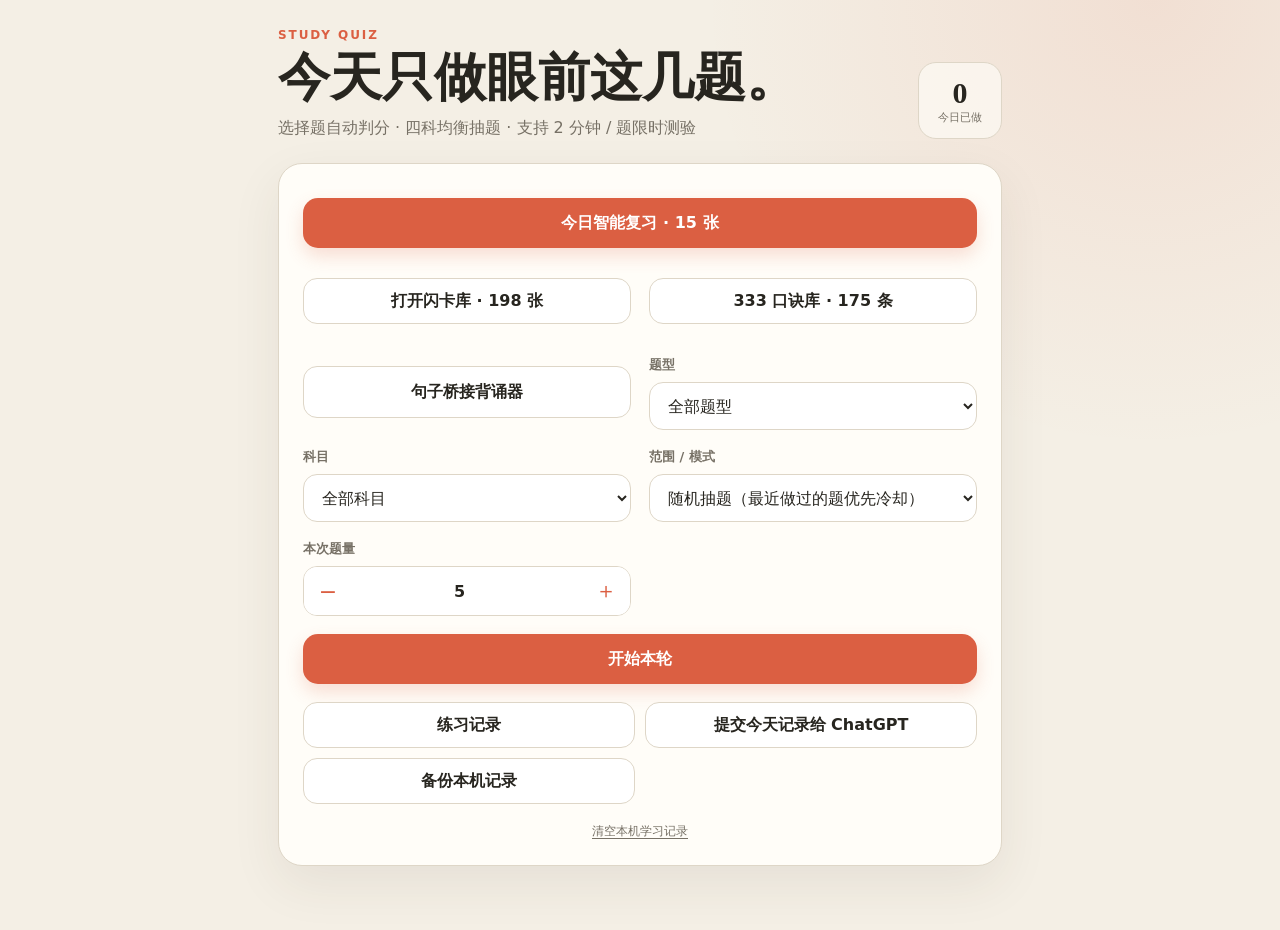
<file: index.html>
<!doctype html>
<html lang="zh-CN">
<head>
  <meta charset="utf-8">
  <meta name="viewport" content="width=device-width, initial-scale=1, viewport-fit=cover">
  <meta name="theme-color" content="#f6f2e9">
  <title>学习测验</title>
  <link rel="stylesheet" href="styles.css">
  <style>
    .timed-hint{margin:-2px 0 14px;padding:10px 12px;border:1px solid var(--line,#ddd6c8);border-radius:12px;background:var(--surface-soft,#faf7f0);font-size:.84rem;line-height:1.55;color:var(--muted,#6f675d)}
    .timer-box{display:inline-flex;align-items:center;gap:5px;white-space:nowrap;padding:6px 9px;border:1px solid var(--line,#ddd6c8);border-radius:999px;background:var(--surface,#fff);font-size:.78rem;font-variant-numeric:tabular-nums}
    .timer-box strong{font-size:.94rem}
    .timer-box.warning{font-weight:700}
    .timer-box.critical{outline:2px solid currentColor;outline-offset:2px}
    .daily-review-button{margin-bottom:12px}
    @media(max-width:640px){.quiz-topline{flex-wrap:wrap}.progress-track{min-width:110px;flex:1}.timer-box{margin-left:auto}}
  </style>
</head>
<body>
  <main class="shell">
    <header class="hero">
      <div>
        <p class="eyebrow">STUDY QUIZ</p>
        <h1>今天只做眼前这几题。</h1>
        <p class="subtitle">选择题自动判分 · 四科均衡抽题 · 支持 2 分钟 / 题限时测验</p>
      </div>
      <div class="streak" aria-label="今日完成数">
        <strong id="todayCount">0</strong>
        <span>今日已做</span>
      </div>
    </header>

    <section id="setup" class="panel setup-panel">
      <button id="dailyReview" class="primary wide daily-review-button" type="button">今日综合复习 · 15 张</button>
      <button class="secondary wide daily-review-button" type="button" onclick="location.href='bridge-cursor.html'">句子桥接背诵器</button>
      <div class="field">
        <label for="questionType">题型</label>
        <select id="questionType">
          <option value="all">全部题型</option>
          <option value="choice">选择题</option>
          <option value="subjective">简答 / 论述题</option>
        </select>
      </div>
      <div class="field">
        <label for="subject">科目</label>
        <select id="subject">
          <option value="all">全部科目</option>
        </select>
      </div>
      <div class="field">
        <label for="mode">范围 / 模式</label>
        <select id="mode">
          <option value="random">随机抽题（最近做过的题优先冷却）</option>
          <option value="timed">限时测验（2 分钟 / 题）</option>
          <option value="sequential">顺序练习</option>
          <option value="review">只练错题 / 模糊 / 不会</option>
          <option value="favorites">只练收藏题</option>
        </select>
      </div>
      <div class="field">
        <label for="count">本次题量</label>
        <div class="stepper">
          <button id="decrease" type="button" aria-label="减少题量">−</button>
          <input id="count" type="number" min="1" max="30" value="5" inputmode="numeric">
          <button id="increase" type="button" aria-label="增加题量">＋</button>
        </div>
      </div>
      <div id="timedHint" class="timed-hint hidden" aria-live="polite"></div>
      <button id="start" class="primary" type="button">开始本轮</button>
      <div class="setup-actions">
        <button id="submitToday" class="secondary" type="button">提交今天记录给 ChatGPT</button>
        <button id="exportProgress" class="secondary" type="button">备份本机记录</button>
      </div>
      <button id="resetProgress" class="text-button" type="button">清空本机学习记录</button>
    </section>

    <section id="quiz" class="quiz hidden" aria-live="polite">
      <div class="quiz-topline">
        <button id="quit" class="back-button" type="button">退出</button>
        <div class="progress-track"><span id="progressBar"></span></div>
        <span id="timerBox" class="timer-box hidden" aria-label="限时测验剩余时间">剩余 <strong id="timerText">00:00</strong></span>
        <span id="progressText">1 / 5</span>
      </div>

      <article class="question-card">
        <div class="question-meta">
          <div>
            <span id="questionTypeBadge"></span>
            <span id="questionSubject"></span>
            <span id="questionNumber"></span>
          </div>
          <button id="favorite" class="favorite-button" type="button" aria-pressed="false">☆ 收藏</button>
        </div>
        <h2 id="questionTitle"></h2>
        <div id="questionPrompt" class="prompt"></div>

        <section id="choiceInput" class="hidden">
          <div id="choiceOptions" class="choice-options"></div>
          <button id="submitChoice" class="primary" type="button" disabled>提交选择</button>
        </section>

        <section id="subjectiveInput">
          <label class="answer-label" for="userAnswer">先写关键词骨架（可选）</label>
          <textarea id="userAnswer" rows="6" placeholder="不求完整，先写能得分的关键词……"></textarea>
          <button id="reveal" class="primary" type="button">提交并查看答案</button>
        </section>

        <label class="answer-label note-label" for="questionNote">这道题的笔记</label>
        <textarea id="questionNote" class="note-box" rows="3" placeholder="例如：漏了原因②；这个选项总和某概念混淆……"></textarea>
        <p class="save-hint">笔记和收藏会自动保存在本机；提交报告时会一起带给 ChatGPT。</p>

        <section id="answerArea" class="answer-area hidden">
          <div class="answer-heading">
            <h3 id="answerHeading">参考答案</h3>
            <button id="toggleMine" class="text-button" type="button">对照我的答案</button>
          </div>
          <div id="mine" class="mine hidden"></div>
          <div id="choiceResult" class="choice-result hidden"></div>
          <div id="referenceAnswer" class="reference-answer"></div>
          <p class="rating-title">这道题现在属于：</p>
          <div class="ratings">
            <button data-rating="known" class="known" type="button">会</button>
            <button data-rating="unsure" class="unsure" type="button">模糊 / 蒙对</button>
            <button data-rating="unknown" class="unknown" type="button">不会</button>
          </div>
        </section>
      </article>
    </section>

    <section id="finish" class="panel finish hidden">
      <p class="eyebrow">ROUND COMPLETE</p>
      <h2>这一轮完成了。</h2>
      <div id="summary" class="summary"></div>
      <button id="submitRound" class="primary" type="button">提交本轮给 ChatGPT</button>
      <p id="reportStatus" class="report-status"></p>
      <button id="again" class="secondary wide" type="button">再来一轮</button>
    </section>
  </main>
  <script src="app.js"></script>
  <script src="flashcards.js"></script>
  <script src="daily-paper.js"></script>
  <script src="daily-paper-hotfix.js?v=20260914j"></script>
  <script src="exam-ui.js"></script>
  <script src="practice-history.js"></script>
  <script src="round-review-hotfix.js"></script>
</body>
</html>
</file>
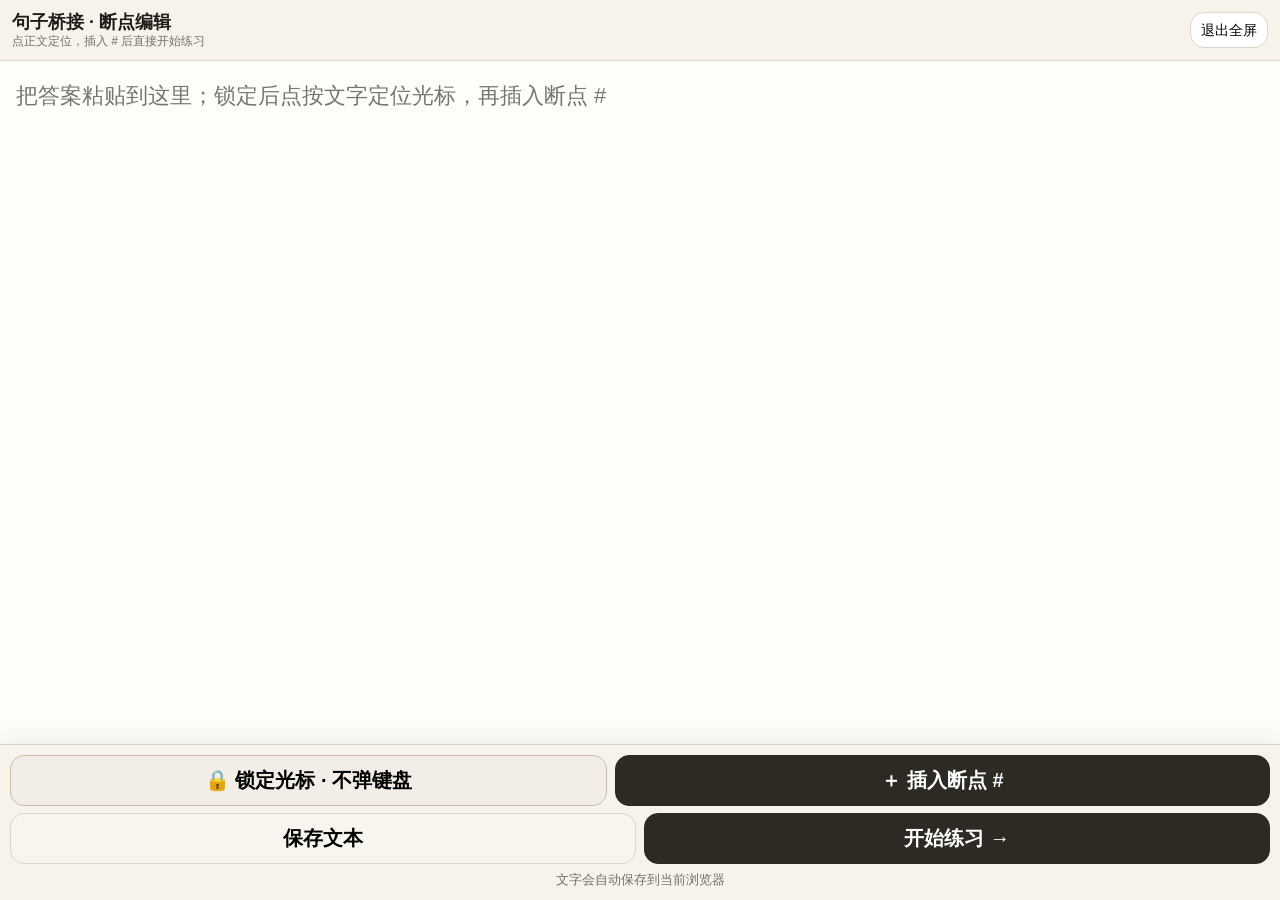
<file: bridge-cursor.html>
<!doctype html>
<html lang="zh-CN">
<head>
<meta charset="utf-8">
<meta name="viewport" content="width=device-width,initial-scale=1,viewport-fit=cover">
<meta name="theme-color" content="#f6f2e9">
<title>句子桥接背诵器 · 锁定断点版</title>
<style>
:root{--bg:#f6f2e9;--card:#fffdf8;--text:#1f1d19;--muted:#756f66;--line:#ddd6c8;--soft:#f2ece1;--accent:#2d2923}
*{box-sizing:border-box}
body{margin:0;background:var(--bg);color:var(--text);font-family:-apple-system,BlinkMacSystemFont,"Segoe UI","PingFang SC","Microsoft YaHei",sans-serif;font-size:21px;line-height:1.7}
main{max-width:1400px;margin:auto;padding:10px}
h1{font-size:30px;line-height:1.25;margin:8px 0 10px}
h2{font-size:25px;margin:0 0 12px}
p{margin:8px 0}
.card{background:var(--card);border:1px solid var(--line);border-radius:18px;padding:16px;margin:14px 0;box-shadow:0 2px 10px rgba(0,0,0,.03)}
textarea{width:100%;min-height:72vh;border:1px solid var(--line);border-radius:14px;background:#fff;padding:13px;font:inherit;line-height:1.65;resize:vertical}
button,select{font:inherit}
button{border:1px solid var(--line);border-radius:14px;background:#fff;padding:12px 14px;cursor:pointer}
button.primary{background:var(--accent);border-color:var(--accent);color:#fff}
button.weak{background:#fff6f1}
button:disabled{opacity:.45}
.row{display:flex;gap:8px;flex-wrap:wrap;margin-top:10px}
.row button{flex:1;min-width:145px}
.muted{color:var(--muted);font-size:17px}
.example{background:var(--soft);border-radius:12px;padding:12px;font-size:19px;word-break:break-word}
.hidden{display:none!important}
.prompt{font-size:27px;line-height:1.7;white-space:pre-wrap;padding:4px 0 10px}
.answer{font-size:27px;line-height:1.7;white-space:pre-wrap;border:2px dashed var(--line);border-radius:15px;padding:15px;min-height:110px;background:#fff}
.hint{font-size:24px;padding:12px;border-radius:12px;background:var(--soft);margin:10px 0}
.stats{font-size:17px;color:var(--muted);margin-bottom:8px}
.hash{font-weight:800}
.source-card{position:relative}
body.source-focus{overflow:hidden}
body.source-focus main{max-width:none;padding:0;margin:0}
body.source-focus main>h1,body.source-focus main>p,body.source-focus main>section:not(.source-card){display:none!important}
body.source-focus .source-card{position:fixed;inset:0;z-index:9999;margin:0;border:0;border-radius:0;padding:0;background:var(--card);box-shadow:none}
body.source-focus .source-card>h2,body.source-focus .source-card>.example,body.source-focus .source-card>p,body.source-focus .source-card>.row:not(.insert-row){display:none!important}
body.source-focus #source{position:absolute;inset:0 0 76px 0;width:100%;height:auto;min-height:0;border:0;border-radius:0;padding:18px 16px 28px;font-size:22px;line-height:1.75;resize:none;outline:none;background:#fffdf8}
body.source-focus .insert-row{position:absolute;left:10px;right:10px;bottom:calc(10px + env(safe-area-inset-bottom));z-index:10000;margin:0}
body.source-focus .insert-row button{width:100%;min-height:56px;box-shadow:0 3px 14px rgba(0,0,0,.12)}
select{max-width:100%;padding:8px;border-radius:10px;border:1px solid var(--line);background:#fff}
@media(max-width:600px){
  body{font-size:21px} main{padding:8px} h1{font-size:29px} h2{font-size:25px}
  textarea{min-height:76vh;padding:15px}
  .prompt,.answer{font-size:26px}.row button{min-width:0;width:100%;flex-basis:100%}
}

/* 断点编辑：锁定光标时不调用软键盘，练习入口始终可见 */
.editor-topbar{display:none}
.editor-toolbar{margin-top:10px;display:grid;gap:8px}
.editor-tools-row{display:flex;gap:8px}
.editor-tools-row button{flex:1;min-width:0;padding:11px 8px;line-height:1.35;font-size:clamp(16px,4.3vw,20px);font-weight:600}
.editor-tools-row .break-button{flex:1.1}
#lockToggle{background:#f2eee7;border-color:#c8bca9}
#lockToggle.is-locked{background:#e1ebe3;border-color:#91ae98;color:#28543a}
.editor-action-row button:first-child{background:#f8f5ee}
.editor-note{font-size:15px;line-height:1.35;text-align:center;color:var(--muted);min-height:20px}
/* 锁定层与编辑框相互切换：不使用 readonly 的系统光标，它在部分安卓浏览器中不可见。 */
#lockedView{
  width:100%;height:72vh;overflow:auto;position:relative;border:1px solid var(--line);
  border-radius:14px;background:#fff;padding:13px;font:inherit;line-height:1.65;
  overscroll-behavior:contain;-webkit-overflow-scrolling:touch;touch-action:pan-y;
  cursor:text
}
#lockedTextWrap{position:relative;min-height:1.65em}
#lockedText{
  white-space:pre-wrap;overflow-wrap:break-word;word-break:break-word;
  -webkit-user-select:none;user-select:none
}
#lockedCaret{
  position:absolute;top:0;left:0;width:2.5px;height:1.65em;min-height:28px;
  border-radius:3px;background:#1d8761;pointer-events:none;
  box-shadow:0 0 0 1px rgba(29,135,97,.06);
  animation:locked-caret-blink 1.1s steps(1,end) infinite
}
@keyframes locked-caret-blink{50%{opacity:0}}
@media(prefers-reduced-motion:reduce){#lockedCaret{animation:none}}
body.source-focus .source-card .editor-topbar{
  display:flex;position:absolute;inset:0 0 auto;height:calc(61px + env(safe-area-inset-top));
  padding:calc(8px + env(safe-area-inset-top)) 12px 8px;
  align-items:center;justify-content:space-between;gap:8px;background:#f7f3eb;
  border-bottom:1px solid var(--line);z-index:10001
}
.editor-brand{display:grid;gap:0;min-width:0}
.editor-brand strong{font-size:18px;line-height:1.3;white-space:nowrap}
.editor-brand span{font-size:12px;color:var(--muted);line-height:1.3;white-space:nowrap;overflow:hidden;text-overflow:ellipsis}
.editor-exit{font-size:14px;line-height:1.2;white-space:nowrap;padding:9px 10px}
body.source-focus #source,
body.source-focus #lockedView{
  position:absolute;
  inset:calc(61px + env(safe-area-inset-top)) 0 var(--editor-toolbar-height, calc(154px + env(safe-area-inset-bottom))) 0;
  width:100%;height:auto;min-height:0;max-height:none;border:0;border-radius:0;
  padding:16px 16px 28px;font-size:22px;line-height:1.75;outline:none;
  -webkit-overflow-scrolling:touch
}
body.source-focus #source{resize:none}
body.source-focus .source-card .editor-toolbar{
  position:absolute;left:0;right:0;bottom:0;z-index:10002;margin:0;
  padding:10px 10px calc(9px + env(safe-area-inset-bottom));
  background:#f7f3eb;border-top:1px solid var(--line);box-shadow:0 -5px 22px rgba(0,0,0,.07);
  gap:7px
}
body.source-focus .editor-tools-row button{min-height:47px}
body.source-focus .editor-note{font-size:13px}
@media(min-width:700px){
 body.source-focus .source-card .editor-toolbar{max-width:none}
 body.source-focus .editor-tools-row button{font-size:20px}
}
</style>
</head>
<body>
<main>
  <h1>句子桥接背诵器 · 光标断点版</h1>
  <p class="muted">专门训练“这一块结束以后，下一块是什么”。这是光标断点版：点正文位置，再一键插入 <span class="hash">#</span>。</p>

  <section class="card source-card">
    <h2>1. 用 # 标出真正会卡的位置</h2>
    <div class="example">浩然之气是指一种信念指导的情感和意志相混合的一种心理状态或精神境界#这是一股凛然正气#是对自己行为正义性的自觉</div>
    <p class="muted"># 可以放在句号后、逗号后，甚至一句话中间。不要每句话都切，只切你想练的接口。</p>
    <div class="editor-topbar">
      <div class="editor-brand">
        <strong>句子桥接 · 断点编辑</strong>
        <span>点正文定位，插入 # 后直接开始练习</span>
      </div>
      <button type="button" class="editor-exit" onclick="setSourceFocus(false)">退出全屏</button>
    </div>
    <textarea id="source" placeholder="把答案粘贴到这里；锁定后点按文字定位光标，再插入断点 #"></textarea>
    <div id="lockedView" class="hidden" role="textbox" aria-label="锁定的背诵原文，点按文字定位断点" aria-readonly="true" tabindex="0">
      <div id="lockedTextWrap"><span id="lockedText"></span><span id="lockedCaret" aria-hidden="true"></span></div>
    </div>
    <div class="editor-toolbar" aria-label="断点编辑工具栏">
      <div class="editor-tools-row">
        <button id="lockToggle" type="button" aria-pressed="false" onclick="toggleLockMode()">🔒 锁定光标 · 不弹键盘</button>
        <button class="primary break-button" type="button" onclick="insertBreakAtCursor()">＋ 插入断点 #</button>
      </div>
      <div class="editor-tools-row editor-action-row">
        <button type="button" onclick="saveText()">保存文本</button>
        <button type="button" class="primary" onclick="startOrdered()">开始练习 →</button>
      </div>
      <div class="editor-note" id="editorStatus" role="status" aria-live="polite">文字会自动保存到当前浏览器</div>
    </div>
    <p class="muted">手机上不用找 # 键：先把光标点到要断开的地方，再点上面的按钮；插入后光标会留在 # 后面，可以继续找下一个断点。</p>
    <div class="row">
      <button class="primary" onclick="startOrdered()">顺序开始</button>
      <button onclick="startRandom()">随机开始</button>
      <button onclick="startWeakOnly()">只练卡点</button>
    </div>
    <div class="row">
      <button onclick="setSourceFocus(true)">进入全屏编辑</button>
      <button onclick="loadText()">载入上次文本</button>
      <button onclick="clearWeak()">清空卡点记录</button>
    </div>
  </section>

  <section class="card">
    <h2>2. 提示设置</h2>
    <label>上一块显示：
      <select id="promptMode">
        <option value="full">完整上一块</option>
        <option value="tail">只显示末尾 12 个字</option>
      </select>
    </label>
    <br>
    <label>最小提示长度：
      <select id="hintLen">
        <option value="2">2 个字</option>
        <option value="4" selected>4 个字</option>
        <option value="6">6 个字</option>
        <option value="8">8 个字</option>
      </select>
    </label>
  </section>

  <section id="trainer" class="card hidden">
    <h2>3. 接口训练</h2>
    <div id="stats" class="stats"></div>
    <div id="prompt" class="prompt"></div>
    <div id="miniHint" class="hint hidden"></div>
    <div id="answer" class="answer">先在脑中提取。真的卡住也没关系。</div>

    <div id="beforeReveal" class="row">
      <button onclick="showHint()">给我最小提示</button>
      <button class="primary" onclick="revealAnswer(false)">揭晓核对</button>
      <button class="weak" onclick="revealAnswer(true)">卡住了</button>
    </div>

    <div id="afterReveal" class="row hidden">
      <button class="weak" onclick="retrySame()">卡住了，再练一次</button>
      <button class="primary" onclick="gotItNext()">接上了，下一个</button>
    </div>

    <p id="weakInfo" class="muted"></p>
  </section>
</main>

<script>
let blocks=[];
let pairs=[];
let queue=[];
let pos=0;
let currentMarkedWeak=false;
const KEY_TEXT="bridge_text_v3";
const KEY_WEAK="bridge_weak_v3";
let weakScores=readJSON(KEY_WEAK,{});
let lastCursorPos=0;
let lockMode=false;

// 只在文字编辑状态读取原生 textarea 光标。
// 锁定时的点击位置由浏览器排版引擎换算，不会唤起软键盘。
function setLockMode(locked){
  const box=el("source");
  const view=el("lockedView");
  const next=Boolean(locked);
  if(next===lockMode && !next)return;
  if(!lockMode)rememberCursor();
  const scrollTop=lockMode?view.scrollTop:box.scrollTop;
  const scrollLeft=lockMode?view.scrollLeft:box.scrollLeft;
  lockMode=next;
  if(next){
    box.blur(); // 保证先收起已经打开的软键盘
    drawLockedText();
    box.classList.add("hidden");
    view.classList.remove("hidden");
  }else{
    view.classList.add("hidden");
    box.classList.remove("hidden");
    try{box.setSelectionRange(lastCursorPos,lastCursorPos)}catch(e){}
  }
  const button=el("lockToggle");
  button.classList.toggle("is-locked",lockMode);
  button.setAttribute("aria-pressed",String(lockMode));
  button.textContent=lockMode?"🔓 解锁 · 恢复输入":"🔒 锁定 · 不弹键盘";
  el("editorStatus").textContent=lockMode
    ?"已锁定：点按文字显示绿色光标，不弹键盘"
    :"编辑模式：可粘贴或修改文字，自动保存";
  requestAnimationFrame(()=>{
    const active=lockMode?view:box;
    active.scrollTop=scrollTop;
    active.scrollLeft=scrollLeft;
    if(lockMode)drawLockedCaret();
  });
}
function toggleLockMode(){setLockMode(!lockMode)}
function showEditorStatus(text){el("editorStatus").textContent=text}

// 锁定视图只展示原文，不允许编辑，不会触发 Android 输入法。
function drawLockedText(){
  const text=el("lockedText");
  text.textContent=el("source").value || "\u200b";
  drawLockedCaret();
}
function drawLockedCaret(){
  if(!lockMode)return;
  const text=el("lockedText");
  const node=text.firstChild;
  const caret=el("lockedCaret");
  const wrap=el("lockedTextWrap");
  if(!node)return;
  const index=Math.max(0,Math.min(lastCursorPos,el("source").value.length));
  const range=document.createRange();
  range.setStart(node,index);
  range.collapse(true);
  const rect=range.getClientRects()[0]||range.getBoundingClientRect();
  const origin=wrap.getBoundingClientRect();
  // Range 可能在空白文本处返回零尺寸，起始位置仍保持可见。
  let left=rect.left-origin.left;
  let top=rect.top-origin.top;
  if(!Number.isFinite(left)||!Number.isFinite(top)){left=0;top=0}
  caret.style.left=Math.max(0,left)+"px";
  caret.style.top=Math.max(0,top)+"px";
  caret.style.height=(rect.height>8?rect.height:parseFloat(getComputedStyle(wrap).lineHeight)||36)+"px";
}
function selectLockedPosition(event){
  if(!lockMode)return;
  const text=el("lockedText");
  const node=text.firstChild;
  if(!node)return;
  let offset=null;
  // 两个标准接口分别覆盖现代 Chrome 和较旧安卓 WebView。
  if(document.caretPositionFromPoint){
    const p=document.caretPositionFromPoint(event.clientX,event.clientY);
    if(p && p.offsetNode===node)offset=p.offset;
  }
  if(offset===null && document.caretRangeFromPoint){
    const r=document.caretRangeFromPoint(event.clientX,event.clientY);
    if(r && r.startContainer===node)offset=r.startOffset;
  }
  if(offset===null){
    // 触到段落底部空白区域时，定位到最后一个字符之后。
    const bounds=text.getBoundingClientRect();
    offset=event.clientY<bounds.top?0:el("source").value.length;
  }
  lastCursorPos=Math.max(0,Math.min(offset,el("source").value.length));
  drawLockedCaret();
}


function el(id){return document.getElementById(id)}
function readJSON(k,fallback){try{return JSON.parse(localStorage.getItem(k)||"")||fallback}catch(e){return fallback}}
function saveWeak(){localStorage.setItem(KEY_WEAK,JSON.stringify(weakScores))}
function normalize(s){return s.replace(/\r/g,"").replace(/[ \t]+/g," ").replace(/\n{3,}/g,"\n\n").trim()}
function keyOf(p){return p.prev.slice(-40)+"|||"+p.next.slice(0,40)}

function setSourceFocus(on=true){
  document.body.classList.toggle("source-focus",on);
}
function rememberCursor(){
  if(lockMode)return;
  const box=el("source");
  if(typeof box.selectionStart==="number") lastCursorPos=box.selectionStart;
}

function insertBreakAtCursor(){
  const box=el("source");
  let pos=(typeof lastCursorPos==="number")?lastCursorPos:box.value.length;
  pos=Math.max(0,Math.min(pos,box.value.length));

  // 记录当前页面和文本框内部的滚动位置，避免手机端插入后跳到底部。
  const pageX=window.scrollX;
  const pageY=window.scrollY;
  const active=lockMode?el("lockedView"):box;
  const boxScrollTop=active.scrollTop;
  const boxScrollLeft=active.scrollLeft;

  // 如果光标旁边已经有 #，不重复插入。
  if(box.value.charAt(pos)==="#" || box.value.charAt(pos-1)==="#"){
    if(lockMode)drawLockedCaret();
    else try{box.setSelectionRange(pos,pos)}catch(e){}
    showEditorStatus("这里已经有断点 # 了");
    return;
  }

  box.value=box.value.slice(0,pos)+"#"+box.value.slice(pos);
  lastCursorPos=pos+1;
  localStorage.setItem(KEY_TEXT,box.value);

  // 锁定状态直接刷新展示层和绿色光标，不碰键盘。
  try{box.setSelectionRange(lastCursorPos,lastCursorPos)}catch(e){}
  if(lockMode)drawLockedText();
  showEditorStatus("✓ 已插入 #，自动保存；可继续点击文字定位");

  const restoreScroll=()=>{
    active.scrollTop=boxScrollTop;
    active.scrollLeft=boxScrollLeft;
    window.scrollTo(pageX,pageY);
    if(lockMode)drawLockedCaret();
  };
  requestAnimationFrame(restoreScroll);
  setTimeout(restoreScroll,60);
}

function parse(){
  const raw=normalize(el("source").value);
  blocks=raw.split("#").map(normalize).filter(Boolean);
  if(blocks.length<2){alert("至少放一个 #，让它形成两个内容块。");return false}
  pairs=[];
  for(let i=0;i<blocks.length-1;i++)pairs.push({prev:blocks[i],next:blocks[i+1],index:i});
  localStorage.setItem(KEY_TEXT,el("source").value);
  return true;
}

function startOrdered(){
  if(!parse())return;
  queue=pairs.map((_,i)=>i);pos=0;openTrainer();
}
function startRandom(){
  if(!parse())return;
  queue=pairs.map((_,i)=>i);
  for(let i=queue.length-1;i>0;i--){const j=Math.floor(Math.random()*(i+1));[queue[i],queue[j]]=[queue[j],queue[i]]}
  pos=0;openTrainer();
}
function startWeakOnly(){
  if(!parse())return;
  queue=pairs.map((p,i)=>({i,s:weakScores[keyOf(p)]||0})).filter(x=>x.s>0).sort((a,b)=>b.s-a.s).map(x=>x.i);
  if(!queue.length){alert("现在还没有卡点记录。");return}
  pos=0;openTrainer();
}
function openTrainer(){
  // 退出全屏编辑，才能看见练习区；否则旧的全屏样式会把它隐藏。
  setSourceFocus(false);
  el("trainer").classList.remove("hidden");
  render();
  requestAnimationFrame(()=>el("trainer").scrollIntoView({behavior:"smooth",block:"start"}));
}
function render(){
  if(!queue.length)return;
  if(pos>=queue.length){
    alert("这一轮完成啦。");
    pos=0;
  }
  const p=pairs[queue[pos]];
  const mode=el("promptMode").value;
  const prev=mode==="tail"?"…"+p.prev.slice(-12):p.prev;
  el("stats").textContent="接口 "+(pos+1)+" / "+queue.length+"　原文第 "+(p.index+1)+" 块 → 第 "+(p.index+2)+" 块";
  el("prompt").textContent="上一块：\n"+prev+"\n\n→ 下一块从哪里开始？";
  el("answer").textContent="先在脑中提取。真的卡住也没关系。";
  el("miniHint").classList.add("hidden");
  el("beforeReveal").classList.remove("hidden");
  el("afterReveal").classList.add("hidden");
  currentMarkedWeak=false;
  updateWeakInfo();
}
function showHint(){
  const p=pairs[queue[pos]];
  const n=parseInt(el("hintLen").value,10)||4;
  el("miniHint").textContent="最小提示："+p.next.slice(0,n)+"……";
  el("miniHint").classList.remove("hidden");
}
function revealAnswer(markWeak){
  const p=pairs[queue[pos]];
  if(markWeak){
    const k=keyOf(p);
    weakScores[k]=(weakScores[k]||0)+1;
    currentMarkedWeak=true;
    saveWeak();
  }
  el("answer").textContent=p.next;
  el("beforeReveal").classList.add("hidden");
  el("afterReveal").classList.remove("hidden");
  updateWeakInfo();
}
function retrySame(){
  const p=pairs[queue[pos]];
  if(!currentMarkedWeak){
    const k=keyOf(p);
    weakScores[k]=(weakScores[k]||0)+1;
    saveWeak();
  }
  render();
}
function gotItNext(){
  const p=pairs[queue[pos]];
  const k=keyOf(p);
  if(weakScores[k]>0){
    weakScores[k]=Math.max(0,weakScores[k]-1);
    saveWeak();
  }
  pos++;
  render();
}
function updateWeakInfo(){
  let count=0;
  for(const p of pairs)if((weakScores[keyOf(p)]||0)>0)count++;
  el("weakInfo").textContent="当前文本还有 "+count+" 个已标记卡点。";
}
function saveText(){
  localStorage.setItem(KEY_TEXT,el("source").value);
  showEditorStatus("✓ 已保存到当前浏览器，刷新后仍可载入");
}
function loadText(){
  const t=localStorage.getItem(KEY_TEXT);
  if(!t){alert("还没有保存过文本。");return}
  el("source").value=t;
  lastCursorPos=t.length;
  if(lockMode)drawLockedText();
  showEditorStatus("✓ 已载入上次保存的文本");
}
function clearWeak(){if(confirm("确定清空所有卡点记录吗？")){weakScores={};saveWeak();updateWeakInfo()}}

const sourceBox=el("source");
setSourceFocus(true);
["click","keyup","input","select","touchend","pointerup"].forEach(evt=>{
  sourceBox.addEventListener(evt,rememberCursor);
});
sourceBox.addEventListener("focus",rememberCursor);
document.addEventListener("selectionchange",()=>{
  if(document.activeElement===sourceBox)rememberCursor();
});
sourceBox.addEventListener("input",()=>{
  localStorage.setItem(KEY_TEXT,sourceBox.value);
});
el("lockedView").addEventListener("click",selectLockedPosition);
el("lockedView").addEventListener("keydown",event=>{
  // 键盘用户在锁定层也能选择左右位置，不会编辑原文。
  if(event.key==="ArrowLeft"||event.key==="ArrowRight"){
    event.preventDefault();
    lastCursorPos=Math.max(0,Math.min(sourceBox.value.length,lastCursorPos+(event.key==="ArrowLeft"?-1:1)));
    drawLockedCaret();
  }
});

const saved=localStorage.getItem(KEY_TEXT);
if(saved)sourceBox.value=saved;
lastCursorPos=sourceBox.value.length;
setLockMode(false);

// The mobile toolbar can wrap on narrow screens; always leave enough room for it.
if(typeof ResizeObserver!=="undefined"){
  const toolbar=el("source").parentElement.querySelector(".editor-toolbar");
  const observer=new ResizeObserver(entries=>{
    for(const entry of entries){
      const height=Math.ceil(entry.target.getBoundingClientRect().height);
      document.documentElement.style.setProperty("--editor-toolbar-height",height+"px");
    }
  });
  observer.observe(toolbar);
}
</script>
</body>
</html>
</file>
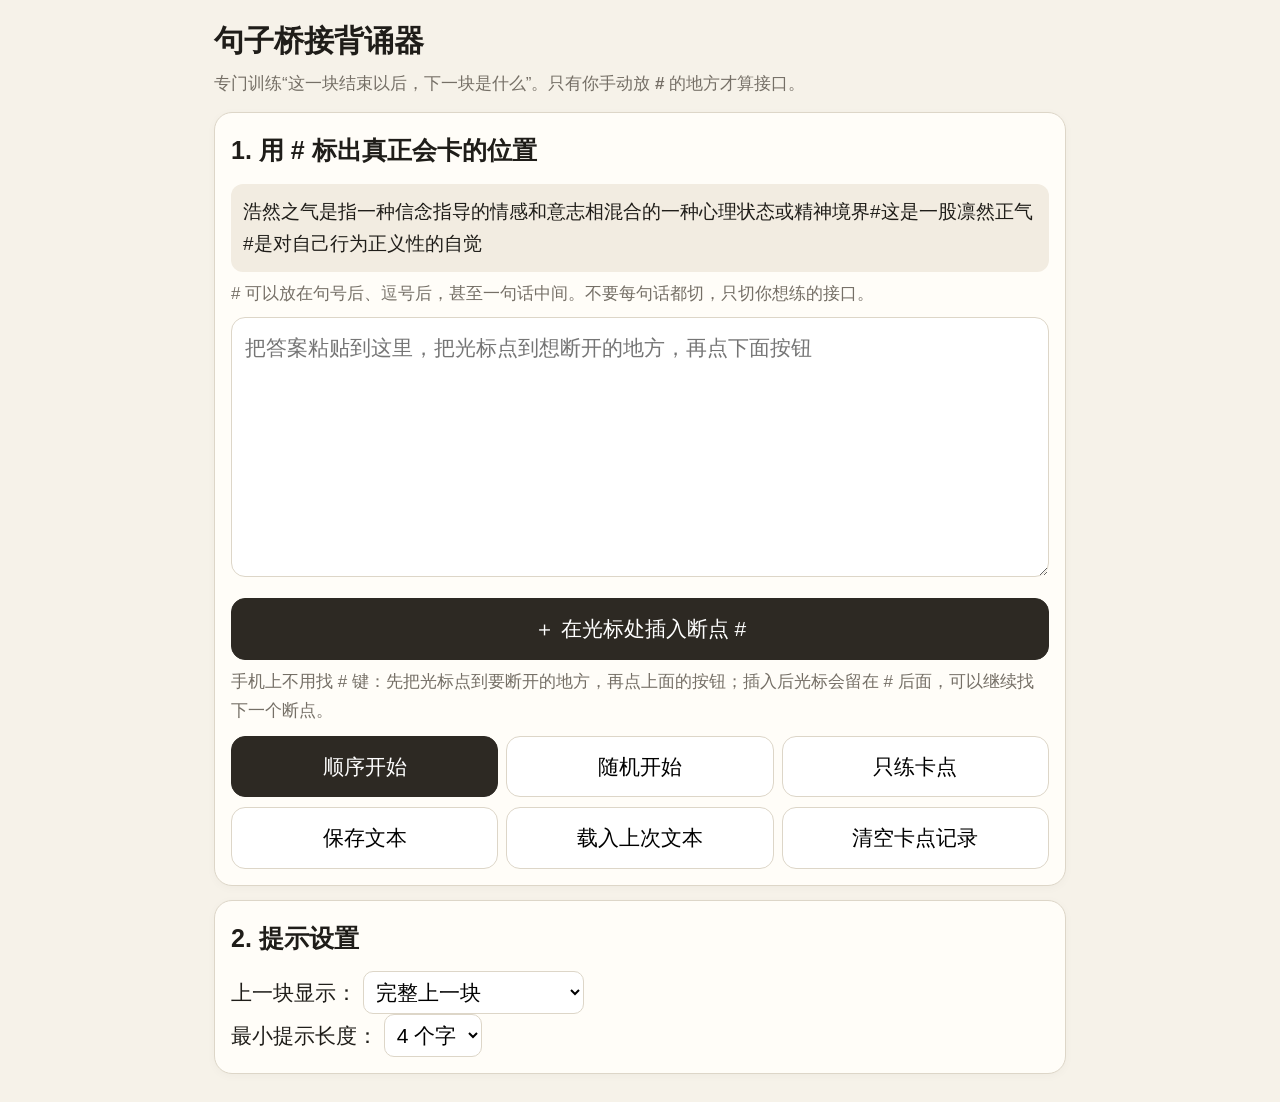
<file: bridge.html>
<!doctype html>
<html lang="zh-CN">
<head>
<meta charset="utf-8">
<meta name="viewport" content="width=device-width,initial-scale=1,viewport-fit=cover">
<meta name="theme-color" content="#f6f2e9">
<title>句子桥接背诵器</title>
<style>
:root{--bg:#f6f2e9;--card:#fffdf8;--text:#1f1d19;--muted:#756f66;--line:#ddd6c8;--soft:#f2ece1;--accent:#2d2923}
*{box-sizing:border-box}
body{margin:0;background:var(--bg);color:var(--text);font-family:-apple-system,BlinkMacSystemFont,"Segoe UI","PingFang SC","Microsoft YaHei",sans-serif;font-size:21px;line-height:1.7}
main{max-width:880px;margin:auto;padding:14px}
h1{font-size:30px;line-height:1.25;margin:8px 0 10px}
h2{font-size:25px;margin:0 0 12px}
p{margin:8px 0}
.card{background:var(--card);border:1px solid var(--line);border-radius:18px;padding:16px;margin:14px 0;box-shadow:0 2px 10px rgba(0,0,0,.03)}
textarea{width:100%;min-height:260px;border:1px solid var(--line);border-radius:14px;background:#fff;padding:13px;font:inherit;line-height:1.65;resize:vertical}
button,select{font:inherit}
button{border:1px solid var(--line);border-radius:14px;background:#fff;padding:12px 14px;cursor:pointer}
button.primary{background:var(--accent);border-color:var(--accent);color:#fff}
button.weak{background:#fff6f1}
button:disabled{opacity:.45}
.row{display:flex;gap:8px;flex-wrap:wrap;margin-top:10px}
.row button{flex:1;min-width:145px}
.muted{color:var(--muted);font-size:17px}
.example{background:var(--soft);border-radius:12px;padding:12px;font-size:19px;word-break:break-word}
.hidden{display:none!important}
.prompt{font-size:27px;line-height:1.7;white-space:pre-wrap;padding:4px 0 10px}
.answer{font-size:27px;line-height:1.7;white-space:pre-wrap;border:2px dashed var(--line);border-radius:15px;padding:15px;min-height:110px;background:#fff}
.hint{font-size:24px;padding:12px;border-radius:12px;background:var(--soft);margin:10px 0}
.stats{font-size:17px;color:var(--muted);margin-bottom:8px}
.hash{font-weight:800}
select{max-width:100%;padding:8px;border-radius:10px;border:1px solid var(--line);background:#fff}
@media(max-width:600px){
  body{font-size:21px} main{padding:10px} h1{font-size:29px} h2{font-size:25px}
  .prompt,.answer{font-size:26px}.row button{min-width:0;width:100%;flex-basis:100%}
}
</style>
</head>
<body>
<main>
  <h1>句子桥接背诵器</h1>
  <p class="muted">专门训练“这一块结束以后，下一块是什么”。只有你手动放 <span class="hash">#</span> 的地方才算接口。</p>

  <section class="card">
    <h2>1. 用 # 标出真正会卡的位置</h2>
    <div class="example">浩然之气是指一种信念指导的情感和意志相混合的一种心理状态或精神境界#这是一股凛然正气#是对自己行为正义性的自觉</div>
    <p class="muted"># 可以放在句号后、逗号后，甚至一句话中间。不要每句话都切，只切你想练的接口。</p>
    <textarea id="source" placeholder="把答案粘贴到这里，把光标点到想断开的地方，再点下面按钮"></textarea>
    <div class="row">
      <button class="primary" type="button" onclick="insertBreakAtCursor()">＋ 在光标处插入断点 #</button>
    </div>
    <p class="muted">手机上不用找 # 键：先把光标点到要断开的地方，再点上面的按钮；插入后光标会留在 # 后面，可以继续找下一个断点。</p>
    <div class="row">
      <button class="primary" onclick="startOrdered()">顺序开始</button>
      <button onclick="startRandom()">随机开始</button>
      <button onclick="startWeakOnly()">只练卡点</button>
    </div>
    <div class="row">
      <button onclick="saveText()">保存文本</button>
      <button onclick="loadText()">载入上次文本</button>
      <button onclick="clearWeak()">清空卡点记录</button>
    </div>
  </section>

  <section class="card">
    <h2>2. 提示设置</h2>
    <label>上一块显示：
      <select id="promptMode">
        <option value="full">完整上一块</option>
        <option value="tail">只显示末尾 12 个字</option>
      </select>
    </label>
    <br>
    <label>最小提示长度：
      <select id="hintLen">
        <option value="2">2 个字</option>
        <option value="4" selected>4 个字</option>
        <option value="6">6 个字</option>
        <option value="8">8 个字</option>
      </select>
    </label>
  </section>

  <section id="trainer" class="card hidden">
    <h2>3. 接口训练</h2>
    <div id="stats" class="stats"></div>
    <div id="prompt" class="prompt"></div>
    <div id="miniHint" class="hint hidden"></div>
    <div id="answer" class="answer">先在脑中提取。真的卡住也没关系。</div>

    <div id="beforeReveal" class="row">
      <button onclick="showHint()">给我最小提示</button>
      <button class="primary" onclick="revealAnswer(false)">揭晓核对</button>
      <button class="weak" onclick="revealAnswer(true)">卡住了</button>
    </div>

    <div id="afterReveal" class="row hidden">
      <button class="weak" onclick="retrySame()">卡住了，再练一次</button>
      <button class="primary" onclick="gotItNext()">接上了，下一个</button>
    </div>

    <p id="weakInfo" class="muted"></p>
  </section>
</main>

<script>
let blocks=[];
let pairs=[];
let queue=[];
let pos=0;
let currentMarkedWeak=false;
const KEY_TEXT="bridge_text_v3";
const KEY_WEAK="bridge_weak_v3";
let weakScores=readJSON(KEY_WEAK,{});
let lastCursorPos=0;

function el(id){return document.getElementById(id)}
function readJSON(k,fallback){try{return JSON.parse(localStorage.getItem(k)||"")||fallback}catch(e){return fallback}}
function saveWeak(){localStorage.setItem(KEY_WEAK,JSON.stringify(weakScores))}
function normalize(s){return s.replace(/\r/g,"").replace(/[ \t]+/g," ").replace(/\n{3,}/g,"\n\n").trim()}
function keyOf(p){return p.prev.slice(-40)+"|||"+p.next.slice(0,40)}

function rememberCursor(){
  const box=el("source");
  if(typeof box.selectionStart==="number") lastCursorPos=box.selectionStart;
}

function insertBreakAtCursor(){
  const box=el("source");
  let pos=(typeof lastCursorPos==="number")?lastCursorPos:box.value.length;
  pos=Math.max(0,Math.min(pos,box.value.length));

  // 如果光标旁边已经有 #，不重复插入。
  if(box.value.charAt(pos)==="#" || box.value.charAt(pos-1)==="#"){
    box.focus();
    box.setSelectionRange(pos,pos);
    return;
  }

  box.value=box.value.slice(0,pos)+"#"+box.value.slice(pos);
  lastCursorPos=pos+1;
  localStorage.setItem(KEY_TEXT,box.value);

  // 重新聚焦并把光标放到刚插入的 # 后面。
  box.focus();
  box.setSelectionRange(lastCursorPos,lastCursorPos);
}

function parse(){
  const raw=normalize(el("source").value);
  blocks=raw.split("#").map(normalize).filter(Boolean);
  if(blocks.length<2){alert("至少放一个 #，让它形成两个内容块。");return false}
  pairs=[];
  for(let i=0;i<blocks.length-1;i++)pairs.push({prev:blocks[i],next:blocks[i+1],index:i});
  localStorage.setItem(KEY_TEXT,el("source").value);
  return true;
}

function startOrdered(){
  if(!parse())return;
  queue=pairs.map((_,i)=>i);pos=0;openTrainer();
}
function startRandom(){
  if(!parse())return;
  queue=pairs.map((_,i)=>i);
  for(let i=queue.length-1;i>0;i--){const j=Math.floor(Math.random()*(i+1));[queue[i],queue[j]]=[queue[j],queue[i]]}
  pos=0;openTrainer();
}
function startWeakOnly(){
  if(!parse())return;
  queue=pairs.map((p,i)=>({i,s:weakScores[keyOf(p)]||0})).filter(x=>x.s>0).sort((a,b)=>b.s-a.s).map(x=>x.i);
  if(!queue.length){alert("现在还没有卡点记录。");return}
  pos=0;openTrainer();
}
function openTrainer(){
  el("trainer").classList.remove("hidden");
  render();
  el("trainer").scrollIntoView({behavior:"smooth",block:"start"});
}
function render(){
  if(!queue.length)return;
  if(pos>=queue.length){
    alert("这一轮完成啦。");
    pos=0;
  }
  const p=pairs[queue[pos]];
  const mode=el("promptMode").value;
  const prev=mode==="tail"?"…"+p.prev.slice(-12):p.prev;
  el("stats").textContent="接口 "+(pos+1)+" / "+queue.length+"　原文第 "+(p.index+1)+" 块 → 第 "+(p.index+2)+" 块";
  el("prompt").textContent="上一块：\n"+prev+"\n\n→ 下一块从哪里开始？";
  el("answer").textContent="先在脑中提取。真的卡住也没关系。";
  el("miniHint").classList.add("hidden");
  el("beforeReveal").classList.remove("hidden");
  el("afterReveal").classList.add("hidden");
  currentMarkedWeak=false;
  updateWeakInfo();
}
function showHint(){
  const p=pairs[queue[pos]];
  const n=parseInt(el("hintLen").value,10)||4;
  el("miniHint").textContent="最小提示："+p.next.slice(0,n)+"……";
  el("miniHint").classList.remove("hidden");
}
function revealAnswer(markWeak){
  const p=pairs[queue[pos]];
  if(markWeak){
    const k=keyOf(p);
    weakScores[k]=(weakScores[k]||0)+1;
    currentMarkedWeak=true;
    saveWeak();
  }
  el("answer").textContent=p.next;
  el("beforeReveal").classList.add("hidden");
  el("afterReveal").classList.remove("hidden");
  updateWeakInfo();
}
function retrySame(){
  const p=pairs[queue[pos]];
  if(!currentMarkedWeak){
    const k=keyOf(p);
    weakScores[k]=(weakScores[k]||0)+1;
    saveWeak();
  }
  render();
}
function gotItNext(){
  const p=pairs[queue[pos]];
  const k=keyOf(p);
  if(weakScores[k]>0){
    weakScores[k]=Math.max(0,weakScores[k]-1);
    saveWeak();
  }
  pos++;
  render();
}
function updateWeakInfo(){
  let count=0;
  for(const p of pairs)if((weakScores[keyOf(p)]||0)>0)count++;
  el("weakInfo").textContent="当前文本还有 "+count+" 个已标记卡点。";
}
function saveText(){localStorage.setItem(KEY_TEXT,el("source").value);alert("已保存到这个浏览器。")}
function loadText(){const t=localStorage.getItem(KEY_TEXT);if(!t){alert("还没有保存过文本。");return}el("source").value=t}
function clearWeak(){if(confirm("确定清空所有卡点记录吗？")){weakScores={};saveWeak();updateWeakInfo()}}

const sourceBox=el("source");
["click","keyup","input","select","touchend"].forEach(evt=>{
  sourceBox.addEventListener(evt,rememberCursor);
});
sourceBox.addEventListener("focus",rememberCursor);

const saved=localStorage.getItem(KEY_TEXT);
if(saved)sourceBox.value=saved;
lastCursorPos=sourceBox.value.length;
</script>
</body>
</html>
</file>
<file: styles.css>
:root {
  color-scheme: light;
  --ink: #27251f;
  --muted: #777166;
  --paper: #fffdf8;
  --canvas: #f4efe5;
  --line: #ded6c7;
  --accent: #db5f42;
  --accent-dark: #b9442c;
  --green: #2f7a5b;
  --amber: #b97716;
  --red: #bd443c;
  font-family: Inter, ui-sans-serif, system-ui, -apple-system, BlinkMacSystemFont, "Segoe UI", "PingFang SC", "Microsoft YaHei", sans-serif;
}

* { box-sizing: border-box; }
body {
  margin: 0;
  min-height: 100vh;
  color: var(--ink);
  background:
    radial-gradient(circle at 90% 0%, rgba(219, 95, 66, .11), transparent 28rem),
    var(--canvas);
}
button, select, input, textarea { font: inherit; }
button { cursor: pointer; }
button:disabled { cursor: not-allowed; opacity: .52; }
.shell { width: min(760px, 100%); margin: 0 auto; padding: 28px 18px 64px; }
.hero { display: flex; align-items: flex-end; justify-content: space-between; gap: 20px; margin-bottom: 24px; }
.eyebrow { margin: 0 0 8px; color: var(--accent); font-size: 12px; font-weight: 800; letter-spacing: .16em; }
h1 { max-width: 520px; margin: 0; font-family: Georgia, "Noto Serif SC", serif; font-size: clamp(30px, 7vw, 52px); line-height: 1.08; }
.subtitle { margin: 12px 0 0; color: var(--muted); }
.streak { min-width: 84px; padding: 13px 10px; border: 1px solid var(--line); border-radius: 18px; background: rgba(255, 253, 248, .62); text-align: center; }
.streak strong, .streak span { display: block; }
.streak strong { font-family: Georgia, serif; font-size: 30px; }
.streak span { color: var(--muted); font-size: 11px; }
.panel, .question-card { border: 1px solid var(--line); border-radius: 24px; background: var(--paper); box-shadow: 0 18px 50px rgba(70, 55, 35, .08); }
.setup-panel { display: grid; grid-template-columns: 1fr 1fr; gap: 18px; padding: 24px; }
.field label, .answer-label { display: block; margin-bottom: 8px; color: var(--muted); font-size: 13px; font-weight: 700; }
.field select, .stepper, textarea { width: 100%; border: 1px solid var(--line); border-radius: 14px; background: #fff; color: var(--ink); }
.field select { height: 48px; padding: 0 14px; }
.stepper { display: grid; grid-template-columns: 48px 1fr 48px; overflow: hidden; }
.stepper button, .stepper input { height: 48px; border: 0; background: #fff; text-align: center; }
.stepper button { color: var(--accent); font-size: 22px; }
.stepper input { width: 100%; color: var(--ink); font-weight: 750; }
.primary { min-height: 50px; border: 0; border-radius: 15px; background: var(--accent); color: white; font-weight: 800; box-shadow: 0 8px 18px rgba(219, 95, 66, .2); }
.primary:hover:not(:disabled) { background: var(--accent-dark); }
.secondary { min-height: 46px; border: 1px solid var(--line); border-radius: 14px; background: #fff; color: var(--ink); font-weight: 750; }
.secondary:hover { border-color: var(--accent); color: var(--accent-dark); }
.wide { width: 100%; margin-top: 10px; }
.setup-panel > .primary { grid-column: 1 / -1; }
.setup-actions { grid-column: 1 / -1; display: grid; grid-template-columns: 1fr 1fr; gap: 10px; }
.text-button, .back-button { border: 0; background: transparent; color: var(--muted); text-decoration: underline; text-underline-offset: 3px; }
.setup-panel > .text-button { grid-column: 1 / -1; justify-self: center; font-size: 12px; }
.hidden { display: none !important; }
.quiz-topline { display: grid; grid-template-columns: auto 1fr auto; align-items: center; gap: 12px; margin-bottom: 16px; }
.progress-track { height: 6px; overflow: hidden; border-radius: 10px; background: #e5ddd0; }
.progress-track span { display: block; width: 0; height: 100%; background: var(--accent); transition: width .25s ease; }
#progressText { color: var(--muted); font-size: 12px; font-variant-numeric: tabular-nums; }
.question-card { padding: clamp(22px, 5vw, 40px); }
.question-meta { display: flex; justify-content: space-between; align-items: center; gap: 12px; color: var(--accent); font-size: 12px; font-weight: 800; letter-spacing: .06em; }
.question-meta > div { display: flex; gap: 8px; flex-wrap: wrap; }
#questionTypeBadge { padding: 4px 8px; border-radius: 999px; background: #f7e6df; color: var(--accent-dark); letter-spacing: 0; }
.favorite-button { flex: 0 0 auto; min-height: 36px; padding: 0 12px; border: 1px solid var(--line); border-radius: 999px; background: #fff; color: var(--muted); font-weight: 800; letter-spacing: 0; }
.favorite-button.active { border-color: var(--amber); background: #fff8e8; color: var(--amber); }
.question-card h2 { margin: 14px 0 20px; font-family: Georgia, "Noto Serif SC", serif; font-size: clamp(23px, 5vw, 34px); line-height: 1.35; }
.prompt { margin-bottom: 28px; color: #4f4a42; line-height: 1.85; white-space: pre-line; }
textarea { resize: vertical; min-height: 144px; padding: 15px; line-height: 1.65; }
.note-label { margin-top: 16px; }
.note-box { min-height: 88px; background: #fffcf3; }
.save-hint { margin: 8px 2px 0; color: var(--muted); font-size: 11px; line-height: 1.5; }
#subjectiveInput > .primary, #choiceInput > .primary { width: 100%; margin-top: 14px; }
.choice-options { display: grid; gap: 10px; margin-bottom: 4px; }
.choice-option { width: 100%; min-height: 58px; display: grid; grid-template-columns: 34px 1fr; align-items: center; gap: 10px; padding: 10px 14px; border: 1px solid var(--line); border-radius: 14px; background: #fff; color: var(--ink); text-align: left; }
.choice-option strong { display: grid; place-items: center; width: 30px; height: 30px; border-radius: 50%; background: #f4efe5; color: var(--accent-dark); }
.choice-option span { line-height: 1.55; }
.choice-option:hover:not(:disabled), .choice-option.selected { border-color: var(--accent); background: #fff8f4; }
.choice-option.selected strong { background: var(--accent); color: #fff; }
.choice-option.correct-option { border-color: var(--green); background: #edf7f1; }
.choice-option.correct-option strong { background: var(--green); color: #fff; }
.choice-option.wrong-option { border-color: var(--red); background: #fff0ef; }
.choice-option.wrong-option strong { background: var(--red); color: #fff; }
.choice-error { color: var(--red); line-height: 1.6; }
.answer-area { margin-top: 30px; padding-top: 26px; border-top: 1px dashed var(--line); }
.answer-heading { display: flex; align-items: center; justify-content: space-between; gap: 14px; }
.answer-heading h3 { margin: 0; font-family: Georgia, "Noto Serif SC", serif; font-size: 23px; }
.reference-answer { margin-top: 16px; line-height: 1.85; white-space: pre-line; }
.mine { margin-top: 14px; padding: 14px; border-left: 4px solid var(--accent); background: #f7efe8; line-height: 1.7; white-space: pre-wrap; }
.choice-result { margin-top: 14px; padding: 12px 14px; border-radius: 12px; font-weight: 800; line-height: 1.6; }
.choice-result.correct { background: #edf7f1; color: var(--green); }
.choice-result.wrong { background: #fff0ef; color: var(--red); }
.rating-title { margin: 28px 0 12px; color: var(--muted); font-size: 13px; font-weight: 700; }
.ratings { display: grid; grid-template-columns: repeat(3, 1fr); gap: 10px; }
.ratings button { min-height: 46px; border: 1px solid currentColor; border-radius: 13px; background: transparent; font-weight: 800; }
.known { color: var(--green); } .unsure { color: var(--amber); } .unknown { color: var(--red); }
.ratings button:hover { color: white; background: currentColor; }
.finish { padding: 36px; text-align: center; }
.finish h2 { margin: 0; font-family: Georgia, "Noto Serif SC", serif; font-size: 34px; }
.summary { display: grid; grid-template-columns: repeat(auto-fit, minmax(100px, 1fr)); gap: 10px; margin: 26px 0; }
.summary div { padding: 16px 8px; border-radius: 15px; background: #f5efe5; }
.summary strong, .summary span { display: block; }
.summary strong { font-size: 26px; } .summary span { margin-top: 3px; color: var(--muted); font-size: 12px; }
.finish .primary { width: 100%; }
.report-status { min-height: 20px; margin: 10px 0 0; color: var(--muted); font-size: 12px; line-height: 1.5; }

@media (max-width: 560px) {
  .shell { padding-top: 20px; }
  .hero { align-items: center; }
  .streak { min-width: 72px; }
  .setup-panel { grid-template-columns: 1fr; padding: 20px; }
  .setup-panel > .primary, .setup-panel > .text-button, .setup-actions { grid-column: auto; }
  .setup-actions { grid-template-columns: 1fr; }
  .question-meta { align-items: flex-start; }
  .ratings { grid-template-columns: 1fr; }
}
</file>
